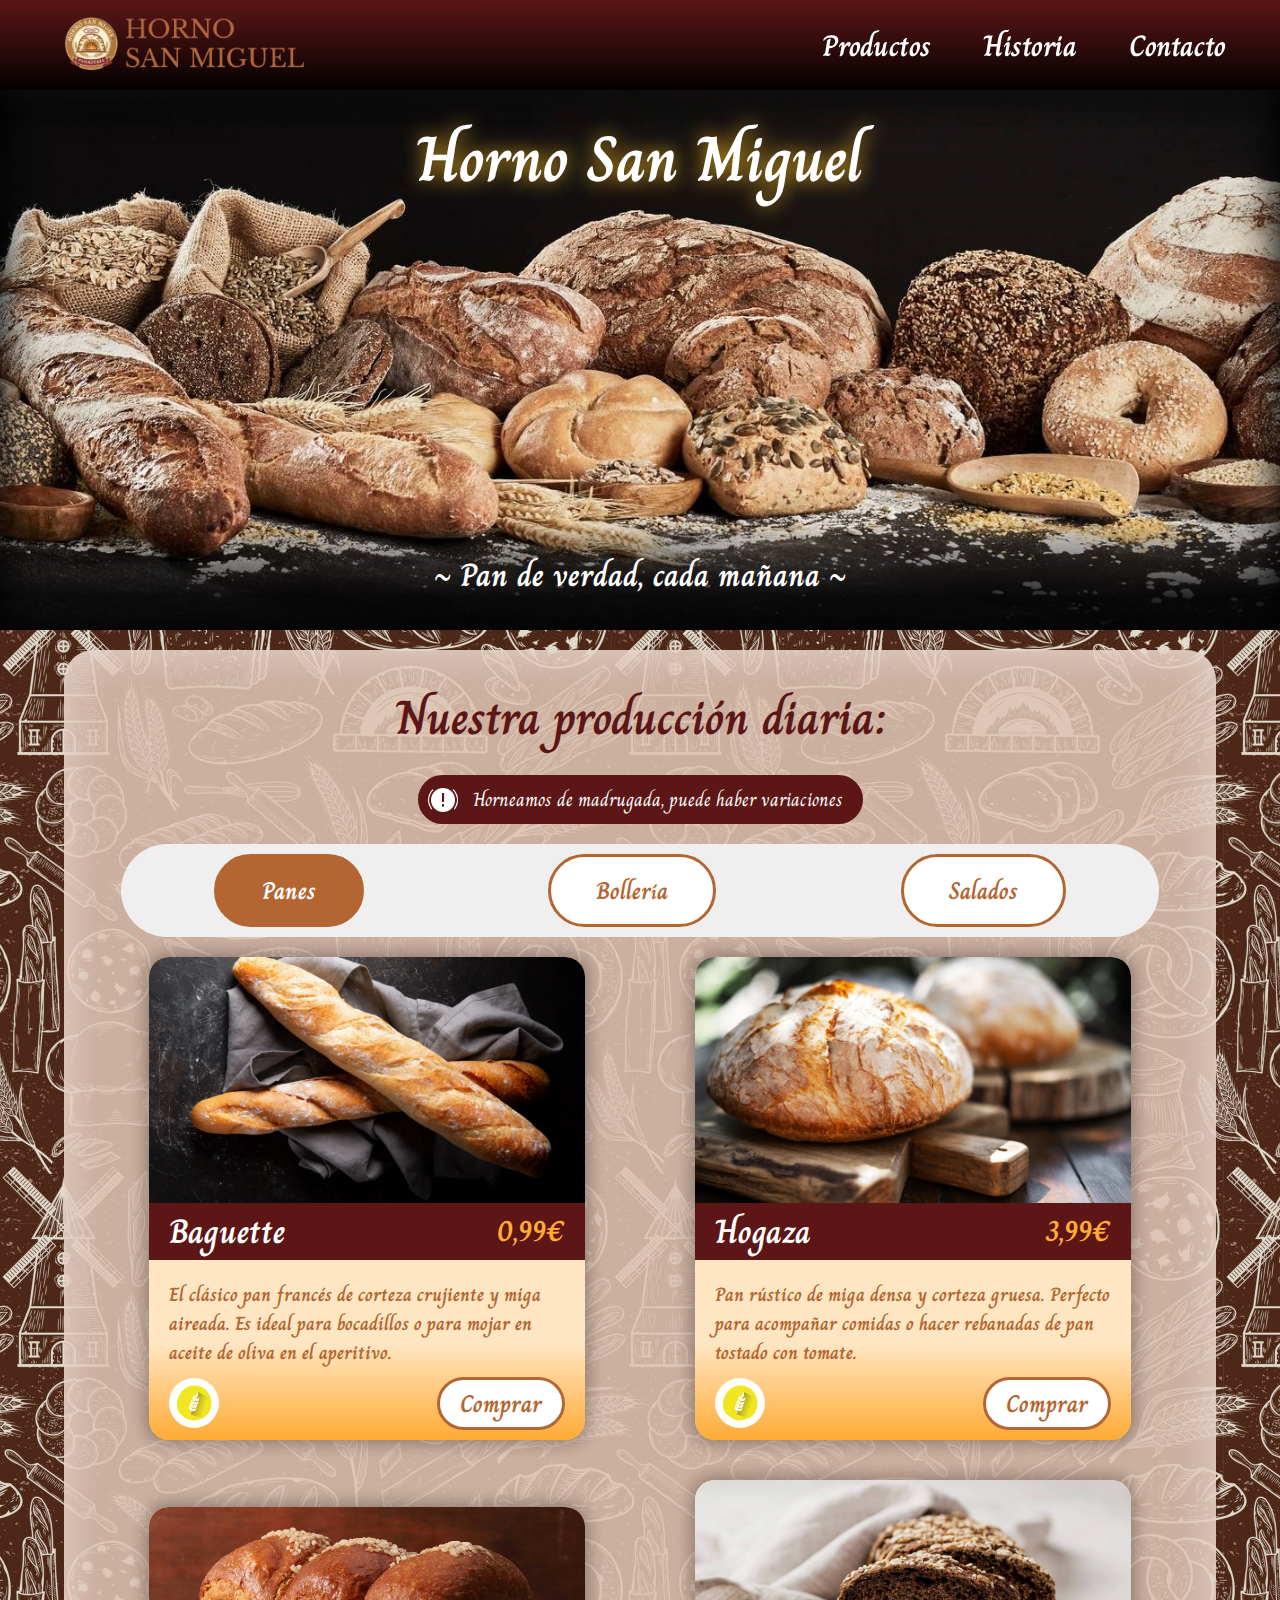
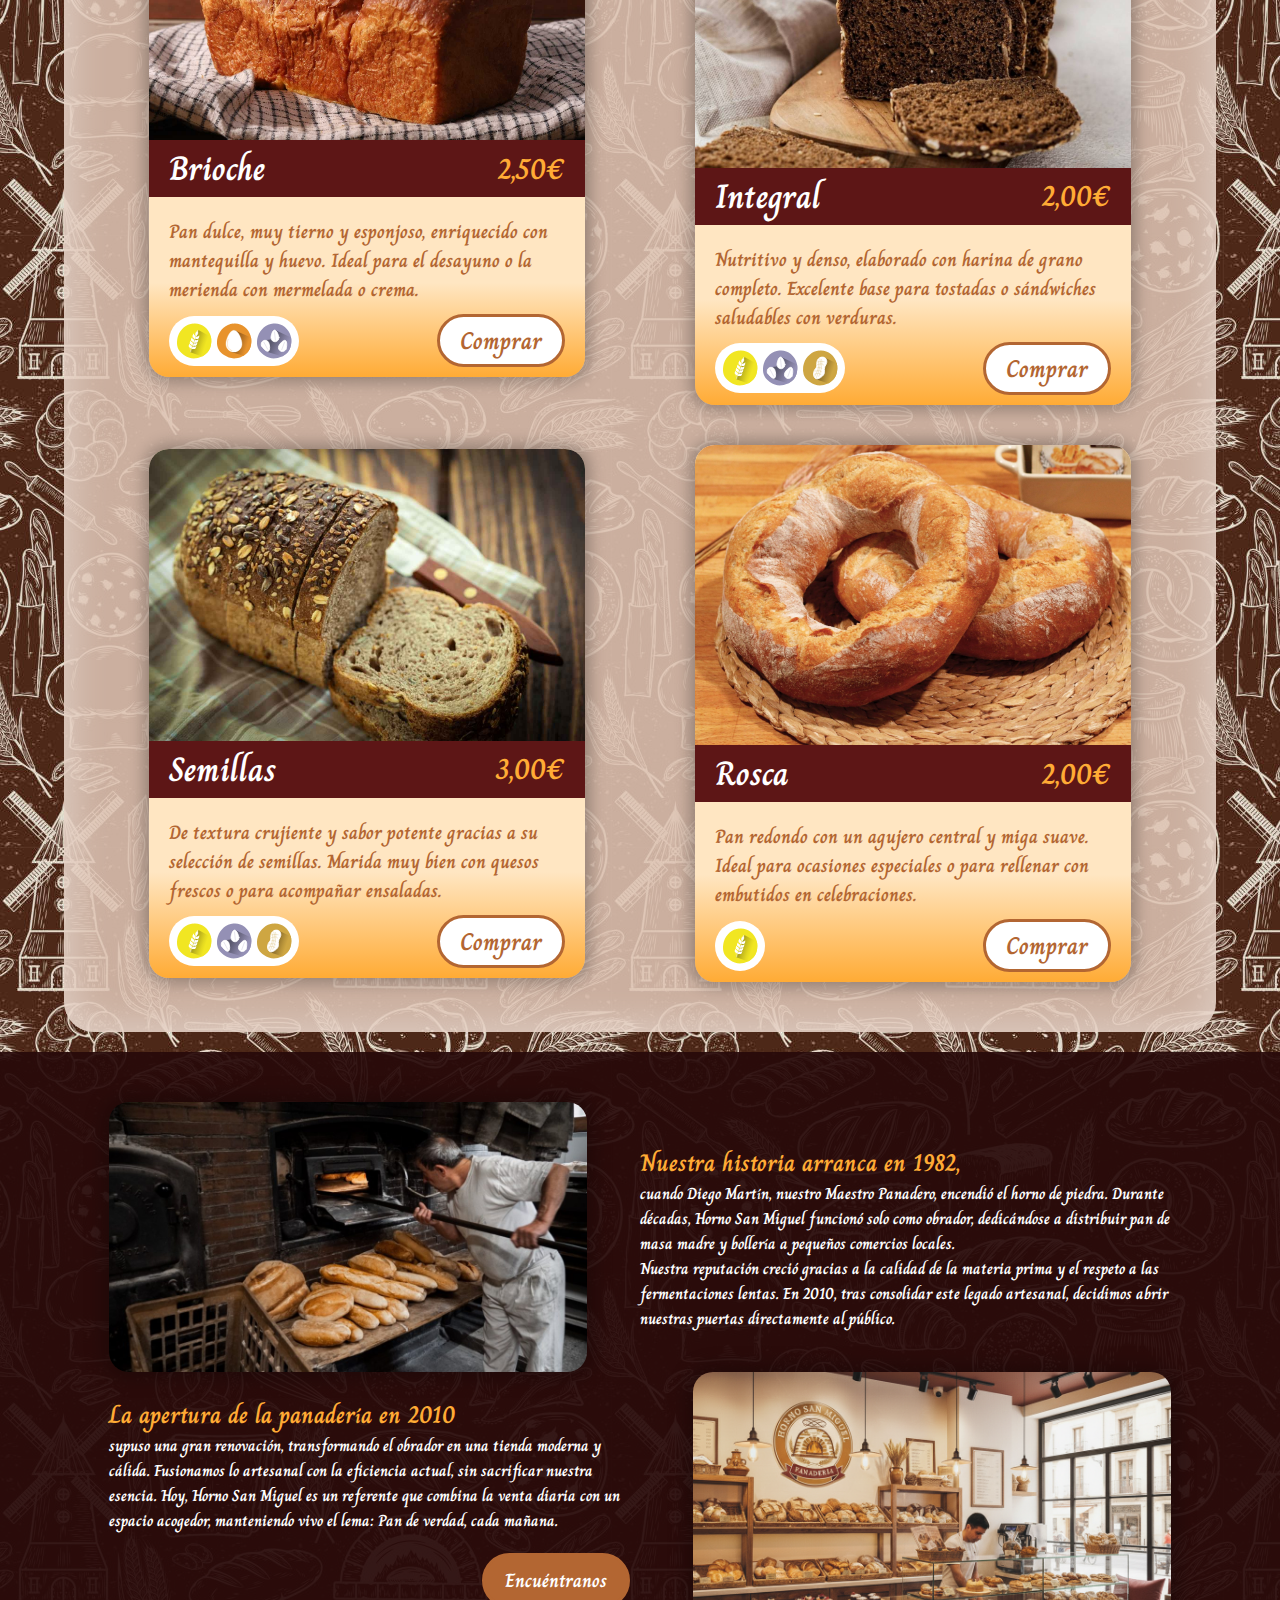
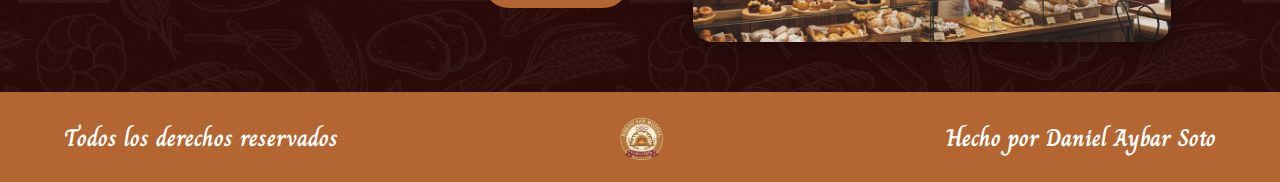
<file: index.html>
<!DOCTYPE html>
<html lang="en">
<head>
    <meta charset="UTF-8">
    <meta name="viewport" content="width=device-width, initial-scale=1.0">
    <title>Panaderia</title>
    <link rel="stylesheet" href="style.css">
    <link rel="preconnect" href="https://fonts.googleapis.com">
    <link rel="preconnect" href="https://fonts.gstatic.com" crossorigin>
    <link href="https://fonts.googleapis.com/css2?family=Charm:wght@400;700&display=swap" rel="stylesheet">
</head>
<body class="fuenteRetro fondo" id="inicio">
    <header>
        <nav>
            <div>
                <a href="./index.html" class="logo"><img src="./img/logoHorizontalsinFondo.png" alt="logo del nav"></a>
            </div>
            <ul>
                <li><a href="#productos" class="textoBlanco" aria-label="para ir al catálogo">Productos</a></li>
                <li><a href="#presentacion" class="textoBlanco" aria-label="para ir a conocer la historia del obrador">Historia</a></li>
                <li><a href="contacto.html" class="textoBlanco" aria-label="para ir a contactar al obrador">Contacto</a></li>
            </ul>
        </nav>
    </header>
    <main>
        <section id="portada" class="textoBlanco">
            <h1>Horno San Miguel</h1>
            <p class="fondoNegro margenLados">~ Pan de verdad, cada mañana ~</p>
        </section>

        

        <section id="productos">
            <div class="contenedor textoBlanco">
                <h2>Nuestra producción diaria:</h2>
                <div class="avisoHorario">
                    <img src="./img/aviso.png" alt="icono de aviso">
                    <h3 class="avisoHorario">Horneamos de madrugada, puede haber variaciones</h3>
                </div>
                
                <div class="contenedorBlanco flex">
                    <a href="#" class="boton" id="seleccionado" aria-label="para ir al catálogo de panes">Panes</a>
                    <a href="#" class="boton" aria-label="para ir al catálogo de bollería">Bollería</a>
                    <a href="#" class="boton" aria-label="para ir al catálogo de salados">Salados</a>
                </div>
                <div id="panes">
                    <div class="tarjetaPan">
                        <div class="fotoPan">
                            <img src="./img/baguette.avif" alt="imagen de baguette">
                        </div>
                        <div class="bandaRoja">
                            <h3>Baguette</h3>
                            <p class="textoNaranja">0,99€</p>
                        </div>
                        <div class="descripcionPan">
                            <p class="textoMarron">El clásico pan francés de corteza crujiente y miga aireada. Es ideal para bocadillos o para mojar en aceite de oliva en el aperitivo.</p>
                            <div class="alergenosComprar">
                                <div class="alergenos">
                                    <img src="./img/alergenos/gluten.svg" alt="icono de alérgeno de gluten">
                                </div>
                                <a class="boton" href="./baguette.html" aria-label="para ir a comprar baguettes">Comprar</a>
                            </div>
                        </div>
                    </div>
                    <div class="tarjetaPan">
                        <div class="fotoPan">
                            <img src="./img/hogaza.avif" alt="imagen de hogaza">
                        </div>
                        <div class="bandaRoja">
                            <h3>Hogaza</h3>
                            <p class="textoNaranja">3,99€</p>
                        </div>
                        <div class="descripcionPan">
                            <p class="textoMarron">Pan rústico de miga densa y corteza gruesa. Perfecto para acompañar comidas o hacer rebanadas de pan tostado con tomate.</p>
                            <div class="alergenosComprar">
                                <div class="alergenos">
                                    <img src="./img/alergenos/gluten.svg" alt="icono de alérgeno de gluten">
                                </div>
                                <a class="boton" href="hogaza.html" aria-label="para ir a comprar hogazas">Comprar</a>
                            </div>
                        </div>
                    </div>
                    <div class="tarjetaPan">
                        <div class="fotoPan">
                            <img src="./img/brioche.jpg" alt="imagen de brioche">
                        </div>
                        <div class="bandaRoja">
                            <h3>Brioche</h3>
                            <p class="textoNaranja">2,50€</p>
                        </div>
                        <div class="descripcionPan">
                            <p class="textoMarron">Pan dulce, muy tierno y esponjoso, enriquecido con mantequilla y huevo. Ideal para el desayuno o la merienda con mermelada o crema.</p>
                            <div class="alergenosComprar">
                                <div class="alergenos">
                                    <img src="./img/alergenos/gluten.svg" alt="icono de alérgeno de gluten">
                                    <img src="./img/alergenos/huevo.svg"  alt="icono de alérgeno de huevo">
                                    <img src="./img/alergenos/sesamo.svg"  alt="icono de alérgeno de sésamo">
                                </div>
                                <a class="boton" href="brioche.html" aria-label="para ir a comprar brioches">Comprar</a>
                            </div>
                        </div>
                    </div>
                    
                    <div class="tarjetaPan">
                        <div class="fotoPan">
                            <img src="./img/integral.jpg" alt="imagen de pan integral">
                        </div>
                        <div class="bandaRoja">
                            <h3>Integral</h3>
                            <p class="textoNaranja">2,00€</p>
                        </div>
                        <div class="descripcionPan">
                            <p class="textoMarron">Nutritivo y denso, elaborado con harina de grano completo. Excelente base para tostadas o sándwiches saludables con verduras.</p>
                            <div class="alergenosComprar">
                                <div class="alergenos">
                                    <img src="./img/alergenos/gluten.svg" alt="icono de alérgeno de gluten">
                                    <img src="./img/alergenos/sesamo.svg"  alt="icono de alérgeno de sésamo">
                                    <img src="./img/alergenos/frutoSeco.svg"  alt="icono de alérgeno de frutos secos">
                                </div>
                                <a class="boton" href="#" aria-label="para ir a comprar panes integrales">Comprar</a>
                            </div>
                        </div>
                    </div>
                   
                    <div class="tarjetaPan">
                        <div class="fotoPan">
                            <img src="./img/semillas.jpg" alt="imagen de pan de semillas">
                        </div>
                        <div class="bandaRoja">
                            <h3>Semillas</h3>
                            <p class="textoNaranja">3,00€</p>
                        </div>
                        <div class="descripcionPan">
                            <p class="textoMarron">De textura crujiente y sabor potente gracias a su selección de semillas. Marida muy bien con quesos frescos o para acompañar ensaladas.</p>
                            <div class="alergenosComprar">
                                <div class="alergenos">
                                    <img src="./img/alergenos/gluten.svg" alt="icono de alérgeno de gluten">
                                    <img src="./img/alergenos/sesamo.svg">
                                    <img src="./img/alergenos/frutoSeco.svg"  alt="icono de alérgeno de frutos secos">
                                </div>
                                <a class="boton" href="#" aria-label="para ir a comprar panes de semillas">Comprar</a>
                            </div>
                        </div>
                    </div>
                    <div class="tarjetaPan">
                        <div class="fotoPan">
                            <img src="./img/rosca.jpg" alt="imagen de rosca">
                        </div>
                        <div class="bandaRoja">
                            <h3>Rosca</h3>
                            <p class="textoNaranja">2,00€</p>
                        </div>
                        <div class="descripcionPan">
                            <p class="textoMarron">Pan redondo con un agujero central y miga suave. Ideal para ocasiones especiales o para rellenar con embutidos en celebraciones.</p>
                            <div class="alergenosComprar">
                                <div class="alergenos">
                                    <img src="./img/alergenos/gluten.svg" alt="icono de alérgeno de gluten">
                                </div>
                                <a class="boton" href="#" aria-label="para ir a comprar roscas">Comprar</a>
                            </div>
                        </div>
                    </div>
                </div>
            </div>
        </section>

        <section id="presentacion">
            <div>
                <img src="./img/horno.jpg" alt="Foto de horno antiguo">
                <div>
                    <h2 class="textoNaranja">Nuestra historia arranca en 1982,</h2>
                    <p>cuando Diego Martín, nuestro Maestro Panadero, encendió el horno de piedra. Durante décadas, Horno San Miguel funcionó solo como obrador, dedicándose a distribuir pan de masa madre y bollería a pequeños comercios locales.<br>Nuestra reputación creció gracias a la calidad de la materia prima y el respeto a las fermentaciones lentas. En 2010, tras consolidar este legado artesanal, decidimos abrir nuestras puertas directamente al público.</p>
                </div>
            </div>
            <div>
                <div>
                    <h2 class="textoNaranja">La apertura de la panadería en 2010</h2>
                    <p>supuso una gran renovación, transformando el obrador en una tienda moderna y cálida. Fusionamos lo artesanal con la eficiencia actual, sin sacrificar nuestra esencia. Hoy, Horno San Miguel es un referente que combina la venta diaria con un espacio acogedor, manteniendo vivo el lema: Pan de verdad, cada mañana.</p>
                    <a href="contacto.html" class="boton" aria-label="para ir a conocer la historia del obrador">Encuéntranos</a>
                </div>
                <img src="./img/obradorNuevo.png" alt="Foto de panadería artesanal">
            </div>
        </section>
    </main>
    <footer>
        <p>Todos los derechos reservados</p>
        <a href="./index.html" class="logo"><img src="./img/logo.png" alt="logo del nav"></a>
        <p>Hecho por Daniel Aybar Soto</p>
    </footer>
</body>
</html>
</file>
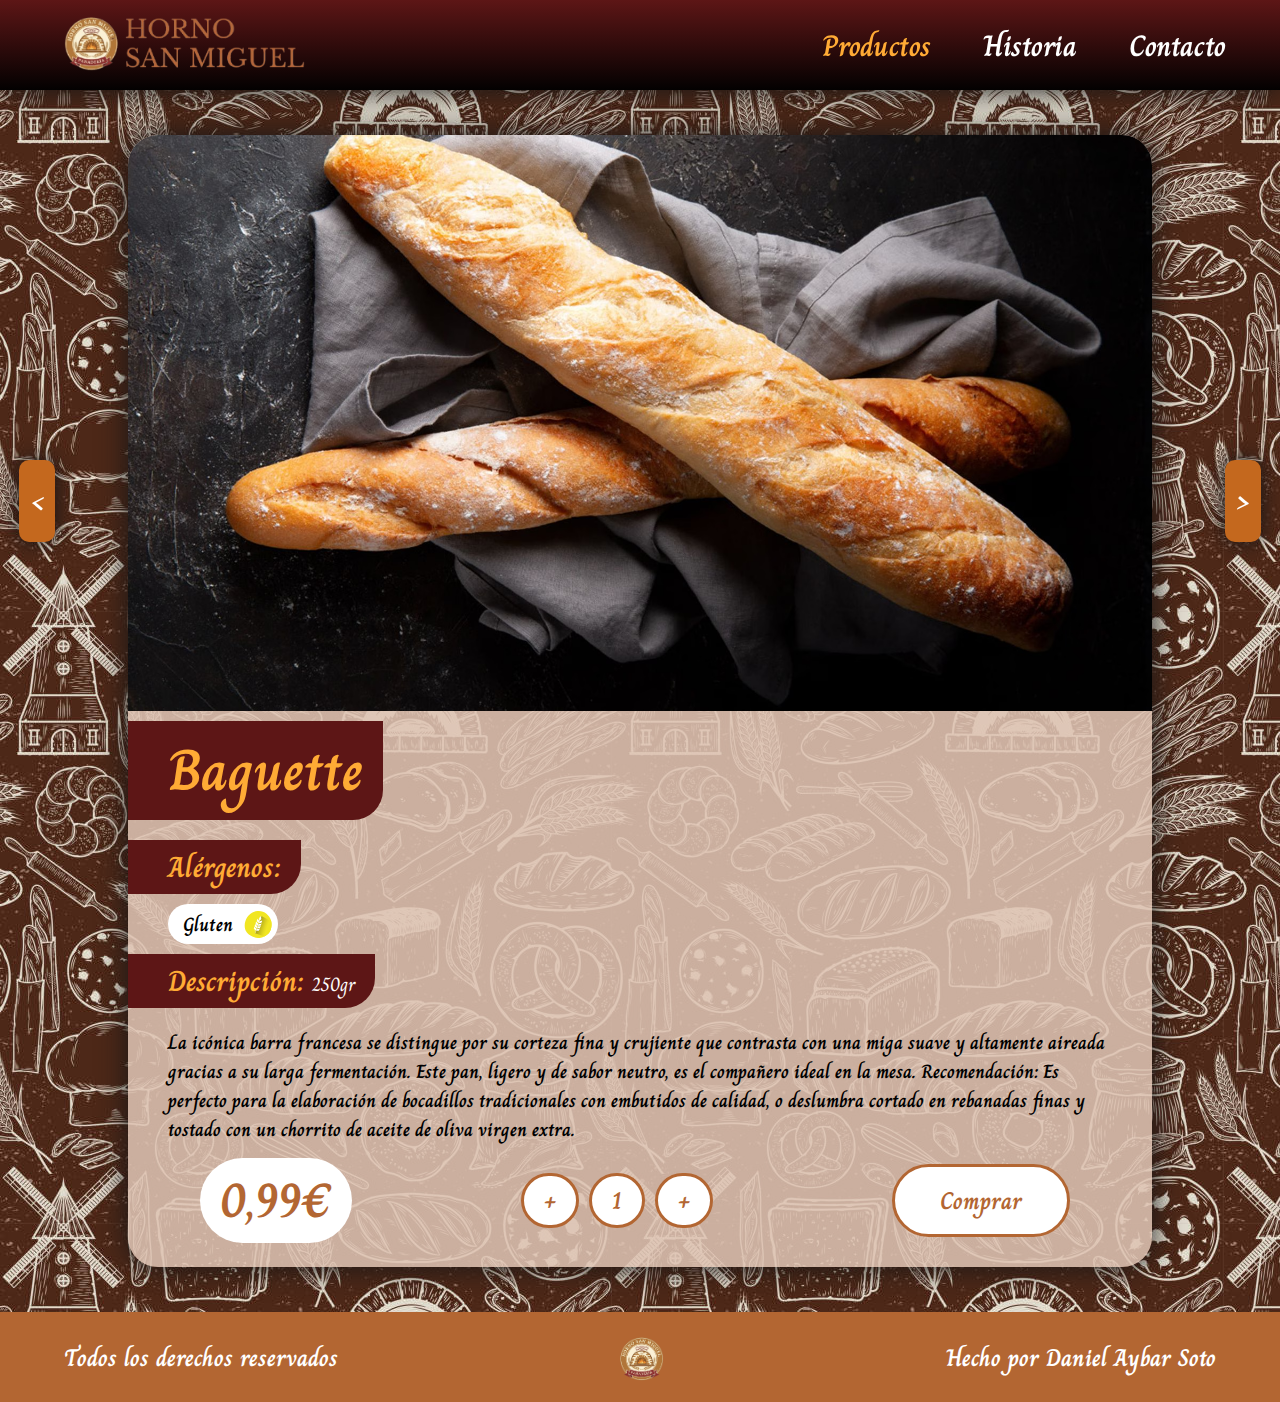
<file: baguette.html>
<!DOCTYPE html>
<html lang="en">
<head>
    <meta charset="UTF-8">
    <meta name="viewport" content="width=device-width, initial-scale=1.0">
    <title>Baguette</title>
    <link rel="stylesheet" href="style.css">
    <link rel="preconnect" href="https://fonts.googleapis.com">
    <link rel="preconnect" href="https://fonts.gstatic.com" crossorigin>
    <link href="https://fonts.googleapis.com/css2?family=Charm:wght@400;700&display=swap" rel="stylesheet">
</head>
<body class="fuenteRetro fondo pan" id="baguette">
    <header>
        <nav>
            <div>
                <a href="./index.html" class="logo" aria-label="para volver al inicio"><img src="./img/logoHorizontalsinFondo.png" alt="logo del nav"></a>
            </div>
            <ul>
                <li><a href="index.html#productos" class="textoNaranja" aria-label="para ir al catálogo">Productos</a></li>
                <li><a href="index.html#presentacion" class="textoBlanco" aria-label="para ir a conocer la historia del obrador">Historia</a></li>
                <li><a href="contacto.html" class="textoBlanco" aria-label="para ir a contactar al obrador">Contacto</a></li>
            </ul>
        </nav>
    </header>
    <main>
        <div class="contenedor">
            <img src="./img/baguette.avif" alt="imagen de baguette">
            <div id="textoPan">
                <h1 class="etiqueta textoNaranja">Baguette</h1>
                <h2 class="etiqueta textoNaranja">Alérgenos: </h2>
                <div id="coleccion">
                    <div class="alergenos">
                        <p>Gluten</p>
                        <img src="./img/alergenos/gluten.svg" alt="icono de alérgeno de gluten">
                    </div>
                </div>
                <h2 class="etiqueta textoNaranja">Descripción: <span class="masPequenia textoBlanco">250gr</span></h2>
                <p>La icónica barra francesa se distingue por su corteza fina y crujiente que contrasta con una miga suave y altamente aireada gracias a su larga fermentación. Este pan, ligero y de sabor neutro, es el compañero ideal en la mesa. Recomendación: Es perfecto para la elaboración de bocadillos tradicionales con embutidos de calidad, o deslumbra cortado en rebanadas finas y tostado con un chorrito de aceite de oliva virgen extra.</p>
                <div id="cantidadCompra">
                    <p class="textoMarron" id="precio">0,99€</p>
                    <div class="contador">
                        <a href="#" class="boton" aria-label="para disminuir en 1 la cantidad a comprar">+</a>
                        <p class="boton">1</p>
                        <a href="#" class="boton" aria-label="para aumentar en 1 la cantidad a comprar">+</a>
                    </div>
                    <a href="#" class="boton" aria-label="para efectuar la compra">Comprar</a>
                </div>
            </div>
        </div>
        <a href="./brioche.html" class="anterior" aria-label="para cambiar a brioche"><p>&lt</p></a>
        <a href="./hogaza.html" class="siguiente" aria-label="para cambiar a hogaza"><p>&gt</p></a>
    </main> 
    <footer>
        <p>Todos los derechos reservados</p>
        <a href="./index.html" class="logo" aria-label="para volver al inicio"><img src="./img/logo.png" alt="logo del nav"></a>
        <p>Hecho por Daniel Aybar Soto</p>
    </footer>
</body>
</html>
</file>
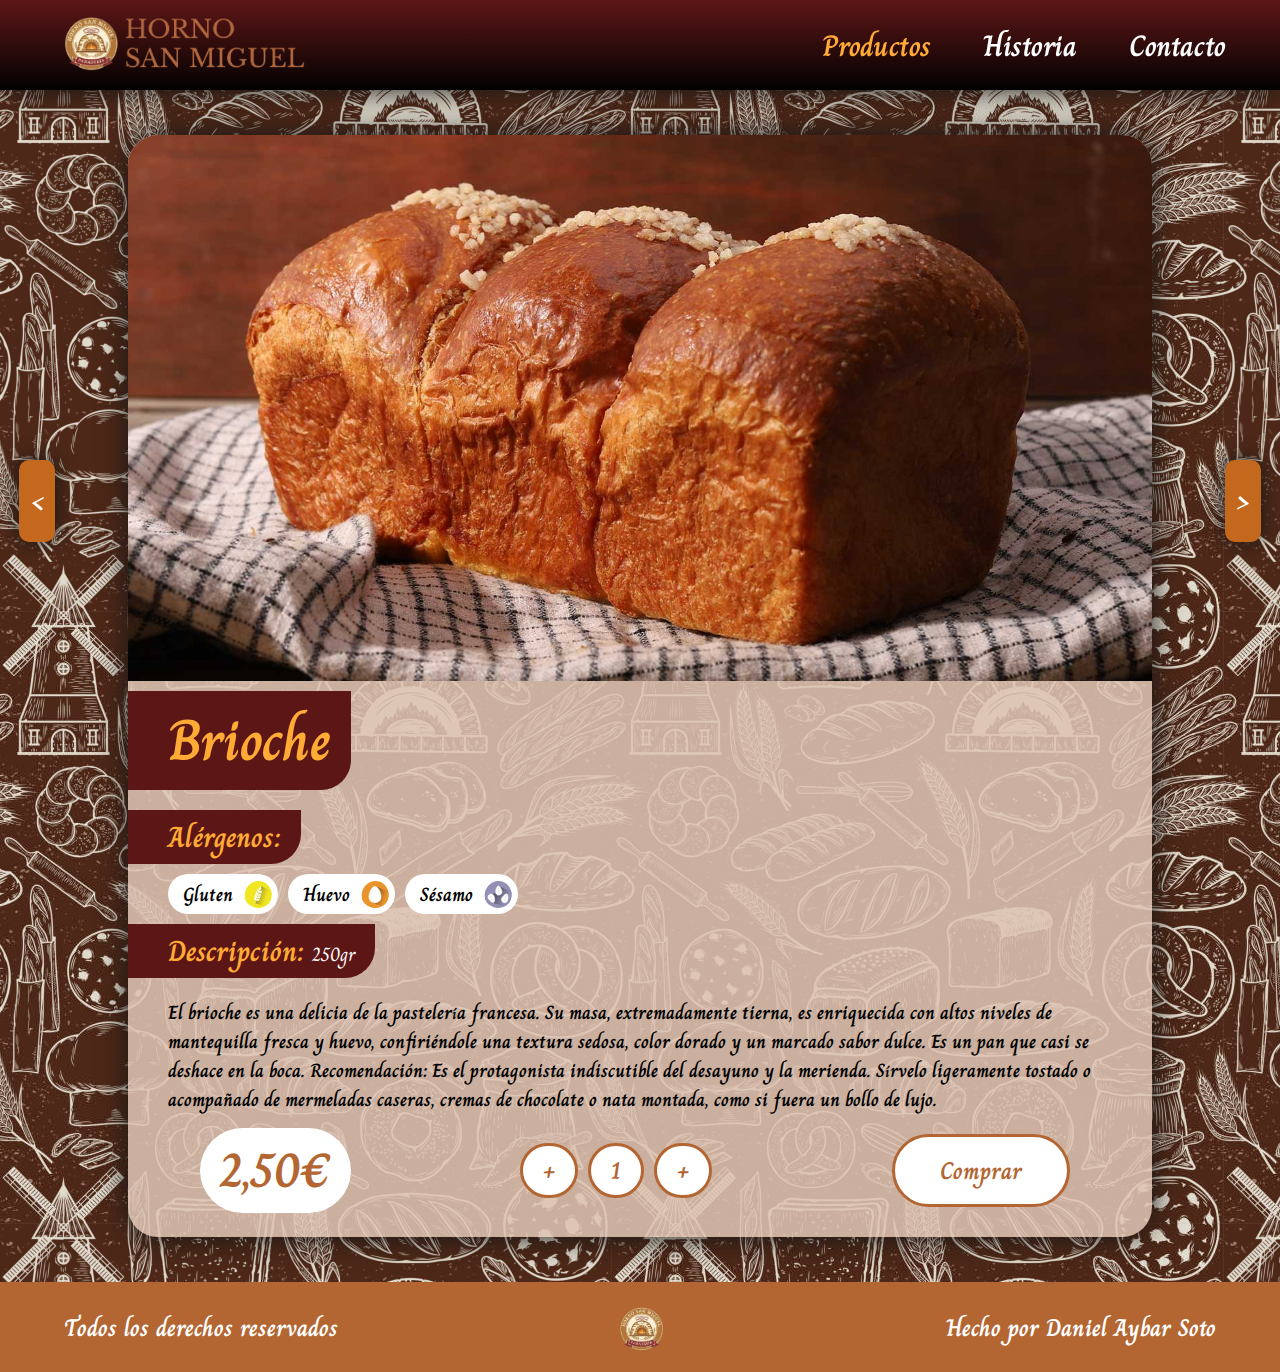
<file: brioche.html>
<!DOCTYPE html>
<html lang="en">
<head>
    <meta charset="UTF-8">
    <meta name="viewport" content="width=device-width, initial-scale=1.0">
    <title>Brioche</title>
    <link rel="stylesheet" href="style.css">
    <link rel="preconnect" href="https://fonts.googleapis.com">
    <link rel="preconnect" href="https://fonts.gstatic.com" crossorigin>
    <link href="https://fonts.googleapis.com/css2?family=Charm:wght@400;700&display=swap" rel="stylesheet">
</head>
<body class="fuenteRetro fondo pan" id="brioche">
    <header>
        <nav>
            <div>
                <a href="./index.html" class="logo" aria-label="para volver al inicio"><img src="./img/logoHorizontalsinFondo.png" alt="logo del nav"></a>
            </div>
            <ul>
                <li><a href="index.html#productos" class="textoNaranja" aria-label="para ir al catálogo">Productos</a></li>
                <li><a href="index.html#presentacion" class="textoBlanco" aria-label="para ir a conocer la historia del obrador">Historia</a></li>
                <li><a href="contacto.html" class="textoBlanco" aria-label="para ir a contactar al obrador">Contacto</a></li>
            </ul>
        </nav>
    </header>
    <main>
        <div class="contenedor">
            <img src="./img/brioche.jpg" alt="imagen de brioche">
            <div id="textoPan">
                <h1 class="etiqueta textoNaranja">Brioche</h1>
                <h2 class="etiqueta textoNaranja">Alérgenos: </h2>
                <div id="coleccion">
                    <div class="alergenos">
                        <p>Gluten</p>
                        <img src="./img/alergenos/gluten.svg" alt="icono de alérgeno de gluten">
                    </div>
                    <div class="alergenos">
                        <p>Huevo</p>
                        <img src="./img/alergenos/huevo.svg" alt="icono de alérgeno de huevo">
                    </div>
                    <div class="alergenos">
                        <p>Sésamo</p>
                        <img src="./img/alergenos/sesamo.svg" alt="icono de alérgeno de sésamo">
                    </div>
                </div>
                <h2 class="etiqueta textoNaranja">Descripción: <span class="masPequenia textoBlanco">250gr</span></h2>
                <p>El brioche es una delicia de la pastelería francesa. Su masa, extremadamente tierna, es enriquecida con altos niveles de mantequilla fresca y huevo, confiriéndole una textura sedosa, color dorado y un marcado sabor dulce. Es un pan que casi se deshace en la boca. Recomendación: Es el protagonista indiscutible del desayuno y la merienda. Sírvelo ligeramente tostado o acompañado de mermeladas caseras, cremas de chocolate o nata montada, como si fuera un bollo de lujo.</p>
                <div id="cantidadCompra">
                    <p class="textoMarron" id="precio">2,50€</p>
                    <div class="contador">
                        <a href="#" class="boton" aria-label="para disminuir en 1 la cantidad a comprar">+</a>
                        <p class="boton">1</p>
                        <a href="#" class="boton" aria-label="para aumentar en 1 la cantidad a comprar">+</a>
                    </div>
                    <a href="#" class="boton" aria-label="para efectuar la compra">Comprar</a>
                </div>
                
            </div>

        </div>
        <a href="./hogaza.html" class="anterior" aria-label="para cambiar a hogaza"><p>&lt</p></a>
        <a href="./baguette.html" class="siguiente" aria-label="para cambiar a baguette"><p>&gt</p></a>
    </main> 
    <footer>
        <p>Todos los derechos reservados</p>
        <a href="./index.html" class="logo" aria-label="para volver al inicio"><img src="./img/logo.png" alt="logo del nav"></a>
        <p>Hecho por Daniel Aybar Soto</p>
    </footer>
</body>
</html>
</file>
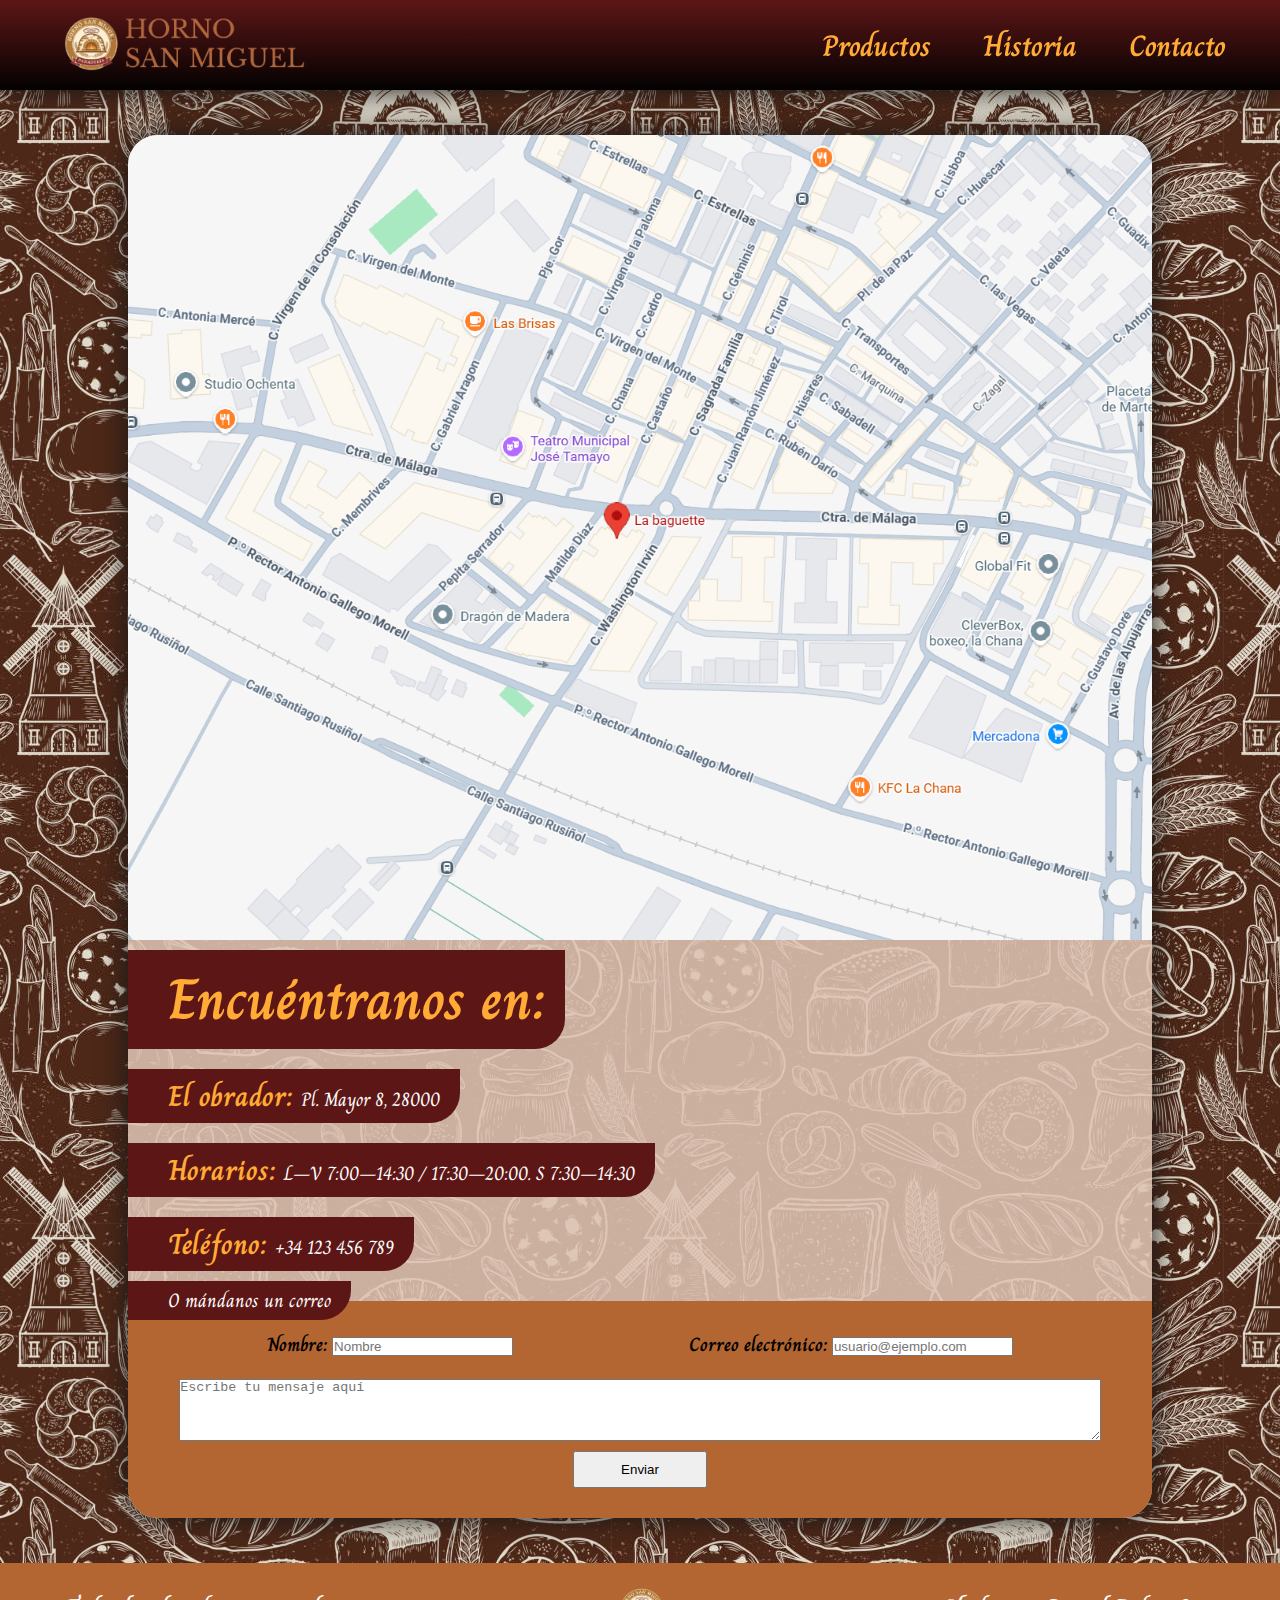
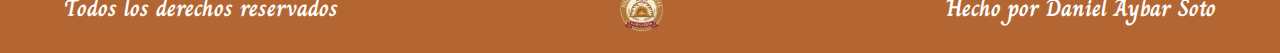
<file: contacto.html>
<!DOCTYPE html>
<html lang="en">
<head>
    <meta charset="UTF-8">
    <meta name="viewport" content="width=device-width, initial-scale=1.0">
    <title>Contacto</title>
    <link rel="stylesheet" href="style.css">
    <link rel="preconnect" href="https://fonts.googleapis.com">
    <link rel="preconnect" href="https://fonts.gstatic.com" crossorigin>
    <link href="https://fonts.googleapis.com/css2?family=Charm:wght@400;700&display=swap" rel="stylesheet">
</head>
<body class="fuenteRetro fondo" id="contacto">
    <header>
        <nav>
            <div>
                <a href="./index.html" class="logo"><img src="./img/logoHorizontalsinFondo.png" alt="logo del nav"></a>
            </div>
            <ul>
                <li><a href="index.html#productos" class="textoNaranja">Productos</a></li>
                <li><a href="index.html#presentacion" class="textoNaranja">Historia</a></li>
                <li><a href="contacto.html" class="textoNaranja">Contacto</a></li>
            </ul>
        </nav>
    </header>
    <main>
        <div class="contenedor">
            <img src="./img/mapa.png" alt="imagen de la ubicación del obrador">
            <div id="textoContacto">
                <h1 class="etiqueta textoNaranja">Encuéntranos en:</h1>
                <h2 class="etiqueta textoNaranja">El obrador: <span class="masPequenia textoBlanco">Pl. Mayor 8, 28000</span></h2>
                <h2 class="etiqueta textoNaranja">Horarios: <span class="masPequenia textoBlanco">L–V 7:00–14:30 / 17:30–20:00. S 7:30–14:30</span></h2>
                <h2 class="etiqueta textoNaranja">Teléfono: <span class="masPequenia textoBlanco">+34 123 456 789</span></h2>
                <form action="./registro" method="post">
                    <fieldset id="formulario">
                        <legend class="etiqueta masPequenia textoBlanco">O mándanos un correo</legend>
                        <div>
                            <div>
                                <label for="nombre">Nombre:</label>
                                <input id="nombre" name="nombre" type="text" placeholder="Nombre" required>
                            </div>
                            <div>
                                <label for="email">Correo electrónico:</label>
                                <input id="email" name="email" type="email" placeholder="usuario@ejemplo.com" required>
                            </div>
                        </div>
                        <div>
                            <textarea id="mensaje" name="mensaje" rows="4" cols="80" placeholder="Escribe tu mensaje aquí"></textarea>
                            <button type="submit">Enviar</button>
                        </div>
                        
                    </fieldset>
                </form>
            </div>
        </div>
    </main> 
    <footer>
        <p>Todos los derechos reservados</p>
        <a href="./index.html" class="logo"><img src="./img/logo.png" alt="logo del nav"></a>
        <p>Hecho por Daniel Aybar Soto</p>
    </footer>
</body>
</html>
</file>
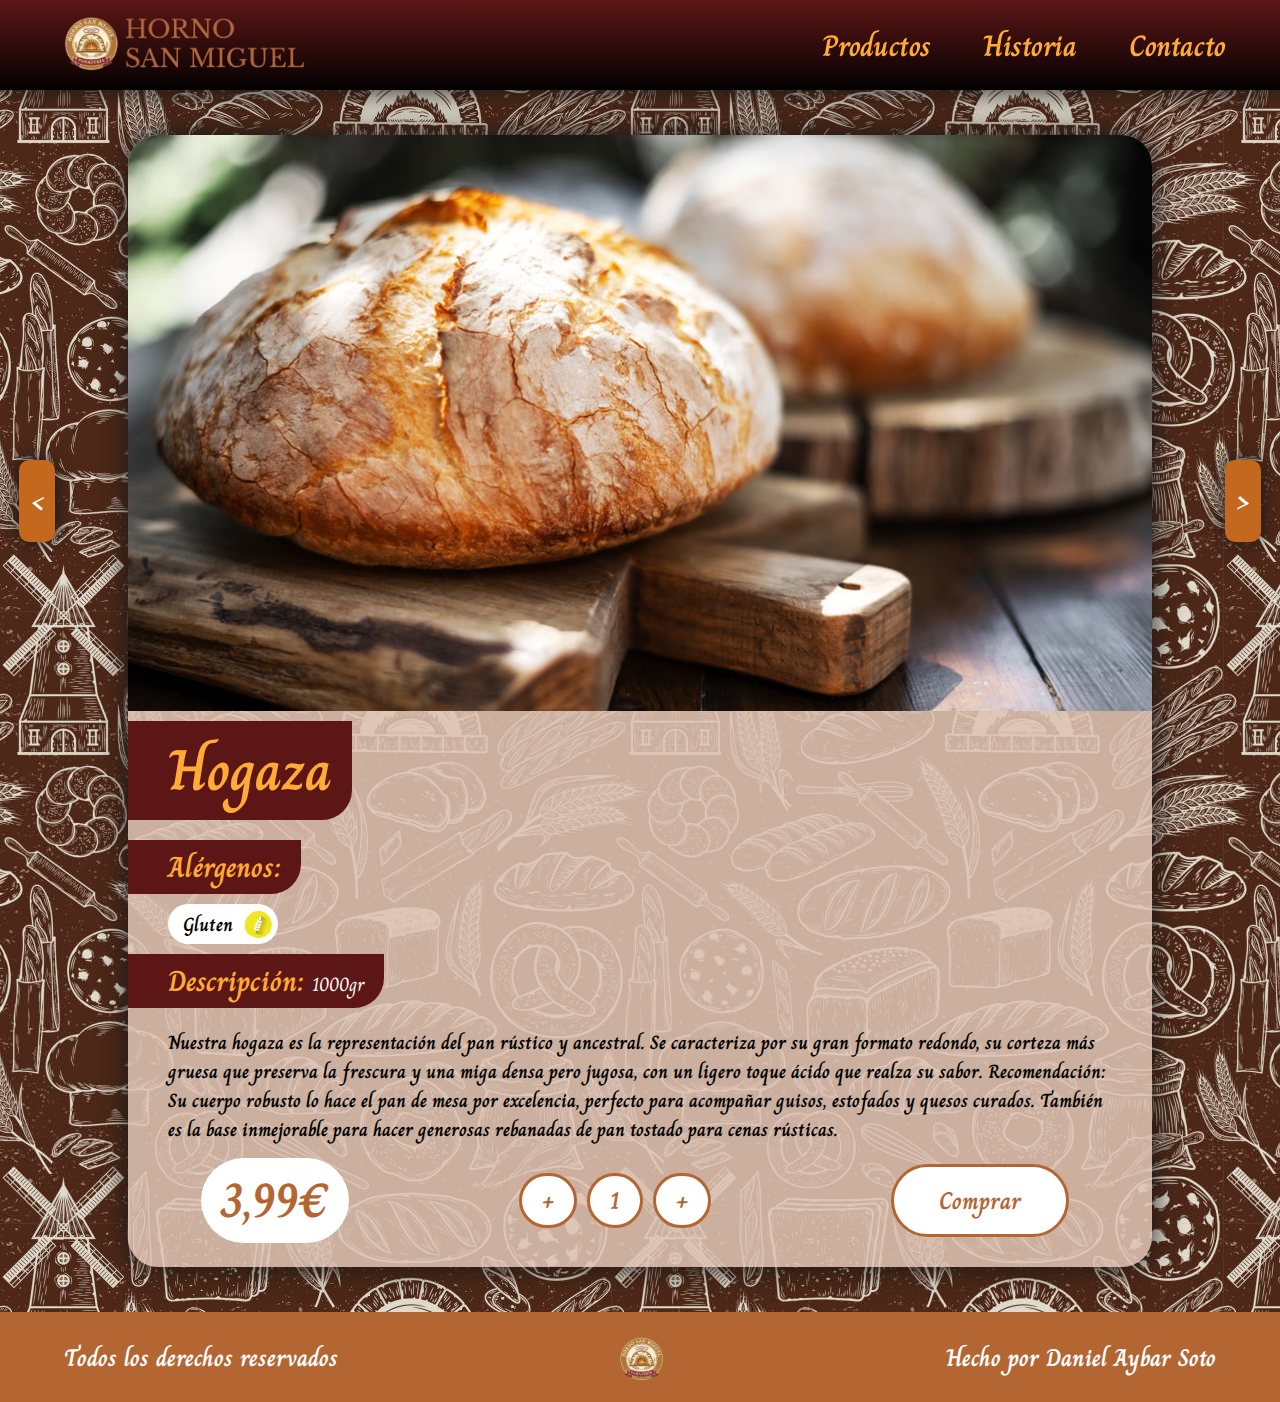
<file: hogaza.html>
<!DOCTYPE html>
<html lang="en">
<head>
    <meta charset="UTF-8">
    <meta name="viewport" content="width=device-width, initial-scale=1.0">
    <title>Hogaza</title>
    <link rel="stylesheet" href="style.css">
    <link rel="preconnect" href="https://fonts.googleapis.com">
    <link rel="preconnect" href="https://fonts.gstatic.com" crossorigin>
    <link href="https://fonts.googleapis.com/css2?family=Charm:wght@400;700&display=swap" rel="stylesheet">
</head>
<body class="fuenteRetro fondo pan" id="hogaza">
    <header>
        <nav>
            <div>
                <a href="./index.html" class="logo"><img src="./img/logoHorizontalsinFondo.png" alt="logo del nav"></a>
            </div>
            <ul>
                <li><a href="index.html#productos" class="textoNaranja">Productos</a></li>
                <li><a href="index.html#presentacion" class="textoNaranja">Historia</a></li>
                <li><a href="contacto.html" class="textoNaranja">Contacto</a></li>
            </ul>
        </nav>
    </header>
    <main>
        <div class="contenedor">
            <img src="./img/hogaza.avif" alt="imagen de hogaza">
            <div id="textoPan">
                <h1 class="etiqueta textoNaranja">Hogaza</h1>
                <h2 class="etiqueta textoNaranja">Alérgenos: </h2>
                <div id="coleccion">
                    <div class="alergenos">
                        <p>Gluten</p>
                        <img src="./img/alergenos/gluten.svg" alt="icono de alérgeno de gluten">
                    </div>
                </div>
                <h2 class="etiqueta textoNaranja">Descripción: <span class="masPequenia textoBlanco">1000gr</span></h2>
                <p>Nuestra hogaza es la representación del pan rústico y ancestral. Se caracteriza por su gran formato redondo, su corteza más gruesa que preserva la frescura y una miga densa pero jugosa, con un ligero toque ácido que realza su sabor. Recomendación: Su cuerpo robusto lo hace el pan de mesa por excelencia, perfecto para acompañar guisos, estofados y quesos curados. También es la base inmejorable para hacer generosas rebanadas de pan tostado para cenas rústicas.</p>
                <div id="cantidadCompra">
                    <p class="textoMarron" id="precio">3,99€</p>
                    <div class="contador">
                        <a href="#" class="boton">+</a>
                        <p class="boton">1</p>
                        <a href="#" class="boton">+</a>
                    </div>
                    <a href="#" class="boton">Comprar</a>
                </div>
                
            </div>

        </div>
        <a href="./baguette.html" class="anterior"><p>&lt</p></a>
        <a href="./brioche.html" class="siguiente"><p>&gt</p></a>
    </main> 
    <footer>
        <p>Todos los derechos reservados</p>
        <a href="./index.html" class="logo"><img src="./img/logo.png" alt="logo del nav"></a>
        <p>Hecho por Daniel Aybar Soto</p>
    </footer>
</body>
</html>
</file>
<file: style.css>
*{
    margin : 0;
    padding : 0;
    box-sizing: border-box;
}

::-webkit-scrollbar {
    width: 15px;
}
  
::-webkit-scrollbar-track {
    background: rgba(37, 37, 37);
}
  
::-webkit-scrollbar-thumb {
    background: #dec3b3de;
    border-radius: 50px;
    transition: transform .3s;
}
  
::-webkit-scrollbar-thumb:hover {
    background: rgb(255, 171, 53);
}

.fondo{
    background-image: url("./img/fondo.jpg");
}

header{
    position: sticky;
    top: 0;
    height: 10vh;
    background: linear-gradient(to bottom,#5d1616,#030101);
    display: flex;
    justify-content: space-around;
    align-items: center;
    z-index: 99;
    box-shadow: 0px 0px 30px 0px rgb(22, 22, 22);
}

nav{
    width: 90%;
    height: 100%;
    display: flex;
    justify-content: space-between;
}

nav a{
    list-style: none;
    text-decoration: none;
}

nav ul{
    list-style: none;
    font-size: 2.2vw;
    gap: 50px;
    display: flex;
    justify-content: space-around;
    align-items: center;
    transition: transform  0.2s;
    transform: scale(1.05);
}

nav a{

}

.logo img{
    height: 70%;
    margin-top: 5%;
}

footer{
    height: 10vh;
    padding: 0 5%;
    background-color: #b36632;
    display: flex;
    justify-content: space-between;
    align-items: center;
    color: white;
    font-size: 1.5rem;
    bottom: 0;
}

footer>a{
    height: 100%;
    display: flex;
    align-items: center;
}

footer>a>img{
    height: 100%;
}

.siguiente{
    position: fixed;
    top: 460px;
    right: 19px;
    color: white;
    font-size: 1.5em;
    z-index: 99;
    text-decoration: none;
    padding: 1.5% 0.9%;
    background-color: #c4681e;
    border-radius: 10px;
    font-weight: 1000;
    box-shadow: 0px 0px 20px 0px rgb(22, 22, 22);
}

.siguiente:hover{
    background-color: rgba(255, 122, 14);
    border-radius: 10px;
    font-weight: 1000;
    text-decoration: none;
    color: white;
    transform: scale(1.05);
    box-shadow: 0 0 20px 0px rgba(255, 255, 255, 0.614);
}

.anterior{
    position: fixed;
    top: 460px;
    left: 19px;
    color: white;
    font-size: 1.5em;
    z-index: 99;
    text-decoration: none;
    padding: 1.5% 0.9%;
    background-color: #c4681e;
    border-radius: 10px;
    font-weight: 1000;
    box-shadow: 0px 0px 20px 0px rgb(22, 22, 22);
}

.anterior:hover{
    background-color: rgba(255, 122, 14);
    border-radius: 10px;
    font-weight: 1000;
    text-decoration: none;
    color: white;
    transform: scale(1.05);
    box-shadow: 0 0 20px 0px rgba(255, 255, 255, 0.614);
}

#portada{
    height: 60vh;
    width: 100%;
    background-image: url("./img/fondoPanes.jpg");
    background-size: cover;
    background-position: center center;
    display: flex;
    flex-direction: column;
    justify-content: space-between;
    align-items: center;
    font-size: 2rem;
    box-shadow: inset 0 0 40px 5px black;
}

#portada h1{
    margin-top: 20px;
    filter: drop-shadow(0px 0px 10px goldenrod);
}

.textoBlanco{
    color: rgb(255, 255, 255);
}

.textoMarron{
    color: rgb(179, 102, 50);
}

.textoNaranja{
    color: rgb(255, 171, 53);
}

.fondoNegro{
    background: linear-gradient(to bottom,rgba(0, 0, 0, 0),rgba(0, 0, 0, 0.837)70%);
    width: 100%;
    text-align: center;
}

.margenLados{
    padding: 30px 10px;
}

.fuenteRetro{
  font-family: "Charm", cursive;
  font-weight: 700;
  font-style: normal;
}

#productos{
    width: 100%;
    padding: 20px 0;
}

.contenedor{
    width: 90%;
    margin: auto;
    padding: 30px;
    background-color: #dec3b3de;
    border-radius: 30px;
    box-shadow: inset 0 0 40px 5px rgba(255, 255, 255, 0.407);
}

#productos h2{
    text-align: center;
    font-size: 3rem;
    margin-bottom: 20px;
    color: #5d1616;
}

.avisoHorario{
    width: fit-content;
    display: flex;
    justify-content: center;
    align-items: center;
    gap: 5px;
    font-size: 1.2rem;
    margin: 0 auto 20px auto;
    padding: 5px 10px;
    background-color: rgb(93, 22, 22);
    border-radius: 50px;
}

.avisoHorario img{
    width: 30px;
    height: 30px;
}

.avisoHorario h3{
    font-weight: normal;
    color: white;
    display: block;
    margin: 0;
}

.boton{
    display: inline-block;
    padding: 15px 45px;
    margin: 10px;
    text-decoration: none;
    border-radius: 50px;
    font-size: 1.5rem;
    background-color: white;
    color: #b36632;
    border: solid 3px #b36632;
    transition: transform  0.2s;
}

.boton:hover, .descripcionPan .boton:hover{
    background-color: #b36632;
    color: white;
    transform: scale(1.1);
    box-shadow: 0 0 10px 1px rgba(255, 255, 255, 0.644);
}

.descripcionPan .boton{
    display: inline-block;
    padding: 5px 20px;
    margin: 10px 0;
    border-radius: 50px;
    background-color: white;
    color: #b36632;
    justify-self:end;
}

.contenedorBlanco{
    width: 95%;
    background-color: rgb(239, 239, 239);
    border-radius: 50px;
}

.flex{
    display: flex;
    justify-content: space-around;
    align-items: center;
    margin: auto;
    flex-wrap: wrap;
}

#seleccionado{
    background-color: #b36632;
    color: white;
}

#panes{
    width: 100%;
    display: flex;
    justify-content: space-around;
    align-items: center;
    flex-wrap: wrap;
}

.tarjetaPan{
    width: 30%;
    margin: 20px;
    border-radius: 20px;
    box-shadow: 0 0 15px 5px rgba(0, 0, 0, 0.267);
    background: linear-gradient(to bottom,rgb(255, 230, 194)80%,rgb(255, 171, 53));
    text-align: left;

}

.tarjetaPan:hover{
    transform: scale(1.05);
    transition: transform 0.3s;
}

.tarjetaPan img{
    width: 100%;
    height: 100%;
    border-top-left-radius: 20px;
    border-top-right-radius: 20px;
    display: block;
}


.bandaRoja{
    width: 100%;
    background-color: #5d1616;
    display: flex;
    justify-content: space-between;
    align-items: center;
    padding: 2px 20px;
    font-size: 1.8rem;
}

.descripcionPan p{
    padding: 20px 0 0 0;
    font-size: 1.2rem;
    display: block;
}

.descripcionPan{
    display: flex;
    justify-content: space-between;
    align-items: center;
    flex-wrap: wrap;
    padding: 0 20px;
}

.alergenosComprar{
    width: 100%;
    display: flex;
    justify-content: space-between;
    align-items: center;
    gap: 20px;
}

.alergenos{
    display: flex;
    justify-content: center;
    align-items: center;
    padding: 5px 5px;
    background-color: white;
    border-radius: 50px;
}

.alergenos>img{
    width: 40px;
    height: 40px;
}

#presentacion{
    padding: 50px;
    background-color: #280a0aee;
}

#presentacion>div{
    width: 90%;
    height: 40vh;
    display: flex;
    justify-content: space-between;
    align-items: center;
    margin: auto;
    gap: 5%;
}

#presentacion img{
    width: 45%;
    height: 100%;
    object-fit: cover;
    border-radius: 20px;
    box-shadow: 0 0 20px 5px rgba(0, 0, 0, 0.267);
    transition: transform  0.2s;
}

#presentacion img:hover{
    transform: scale(1.03);
    box-shadow: 0 0 20px 5px rgba(255, 255, 255, 0.644);
}

#presentacion>div>div{
    width: 50%;
    display: flex;
    flex-direction: column;
    justify-content: center;   
    font-size: 1.5rem;
    color: white;
}

#presentacion .boton{
    width: fit-content;
    padding: 10px 20px;
    margin-top: 20px;
    text-decoration: none;
    border-radius: 50px;
    font-size: 1.2rem;
    background-color: #b36632;
    color: white;
    transition: transform  0.2s;
    align-self: end;
}

#presentacion .boton:hover{
    background-color: white;
    color: #b36632;
    transform: scale(1.1);
}

.pan>main, #contacto>main{
    display: flex;
    align-items: center;
    font-size: 1.2rem;;
}

.pan .contenedor, #contacto .contenedor{
    height: 70vh;
    margin: 5vh auto;
    width: 80%;
    padding: 0;
    display: flex;
    align-items: center;
    box-shadow: 0px 0px 30px 0px rgb(22, 22, 22);;
}

.pan .contenedor img, #contacto .contenedor img{
    height: 99%;
    width: 49%;
    padding: 1% 0 1% 1%;
    border-top-left-radius: 30px;
    border-bottom-left-radius: 30px;
    object-fit: cover;
}

#baguette img, #hogaza img{
    object-position: left top;
}

#brioche img{
    object-position: center top;
}

#textoPan, #textoContacto{
    height: 100%;
    width: 100%;
    display: flex;
    flex-direction: column;
    justify-content: center;
}

#textoPan h1, #textoContacto h1{
    font-size:3em;
    position: relative;
}

.pan .alergenos img{
    width: 30px;
    height: 30px;
}

.pan .alergenos p{
    margin: 0 10px;
}

#coleccion{
    width: 90%;
    max-width: 100%;
    display: flex;
    gap: 10px;
    flex-wrap: wrap;
    margin: 0 40px;
}

#textoPan>p, #textoContacto>p{
    margin: 10px 40px;
    font-size: 1.2rem;
}

.etiqueta{
    padding: 5px 20px 5px 40px;
    background-color: #5d1616;
    border-bottom-right-radius: 30px;
    margin: 10px 0;
    width: fit-content;
}

#cantidadCompra{
    display: flex;
    align-items: center;
    justify-content: space-around;
    gap: 20px;
    flex-wrap: wrap;
}

.contador{
    display: flex;
    align-items: center;
}

.contador .boton{
    padding: 6px 20px;
    margin: 5px;
}

#precio{
    font-size: 3rem;
    padding: 5px 20px;
    background-color: white;
    border-radius: 50px;
    font-weight: bold;
}

.masPequenia{
    font-size: 1.2rem;
    font-weight:lighter;
}

#formulario{
    background-color: #b36632;
    border-style: none;
}

#formulario>div{
    padding: 0 5% 2% 5%;
    width: 100%;
    display: flex;
    justify-content: space-around;
    flex-wrap:wrap;
}

#mensaje{
    width: 100%;
}

#formulario button{
    padding: 1% 5%;
    margin: 1%;
    
}


@media screen and (max-width: 1580px) {
    .pan .contenedor, #contacto .contenedor{
        display: flex;
        flex-direction: column;
        height: fit-content;
    }

    .pan .contenedor img, #contacto .contenedor img{
        height: 40%;
        width: 100%;
        border-top-left-radius: 30px;
        border-top-right-radius: 30px;
        border-bottom-left-radius: 0;
        object-position: center;
        padding: 0;
    }

    #textoPan, #textoContacto{
        height: 60%;
        width: 100%;
        display: flex;
        flex-direction: column;
        justify-content: center;
    }

    .pan .alergenos img{
        width: 30px;
        height: 30px;
    }

    #coleccion{
        width: 90%;
        max-width: 100%;
        display: flex;
        gap: 10px;
        flex-wrap: wrap;
        margin: 0 40px;
    }


    #cantidadCompra{
        margin-bottom: 20px;
    }

    #formulario{
        border-bottom-left-radius: 30px;
        border-bottom-right-radius: 30px;
    }
}



@media screen and (max-width: 1400px) {
    .tarjetaPan{
        width: 40%;
    }

    .logo img{
        height: 60%;
        margin-top: 7%;
    }

    #presentacion>div{
        height: 30vh;
    }

    #presentacion>div>div{
        font-size: 1rem;
    }
}

@media screen and (max-width: 950px) {
    .alergenos>img{
        width: 28px;
        height: 28px;
    }

    #presentacion>div>div{ 
        font-size: 1rem;
    }
}

@media screen and (max-width: 820px) {
    h1{
        font-size:2.5rem;
    }

    .logo img{
        height: 50%;
        margin-top: 12%;
    }

    #productos h2{
        font-size: 2.5rem;
    }

    .tarjetaPan{
        width: 90%;
    }

    .descripcionPan{
        flex-direction: column;
    }

    .descripcionPan>.boton{
        margin-top: 0;
    }

    #presentacion{
        padding: 20px 0;
    }

    #presentacion>div{
        width: 80%;
        height:fit-content;
        flex-direction: column;
    }

    #presentacion img{
        width: 100%;
        height: 70%;
    }

    #presentacion>div>div{
        width: 100%;
        display: flex;
        flex-direction: column;
        justify-content: center;   
        font-size: 1rem;
        color: white;
        padding-top: 20px; 
    }

    #presentacion>div:nth-child(2){
        flex-direction: column-reverse;
        padding: 20px 0;
    }

    .alergenos>img{
        width: 40px;
        height: 40px;
    }
    
    #presentacion .boton{
        align-self: center;
    }

    footer{
        font-size: 1rem;
        text-align: center;
    }
}
</file>
